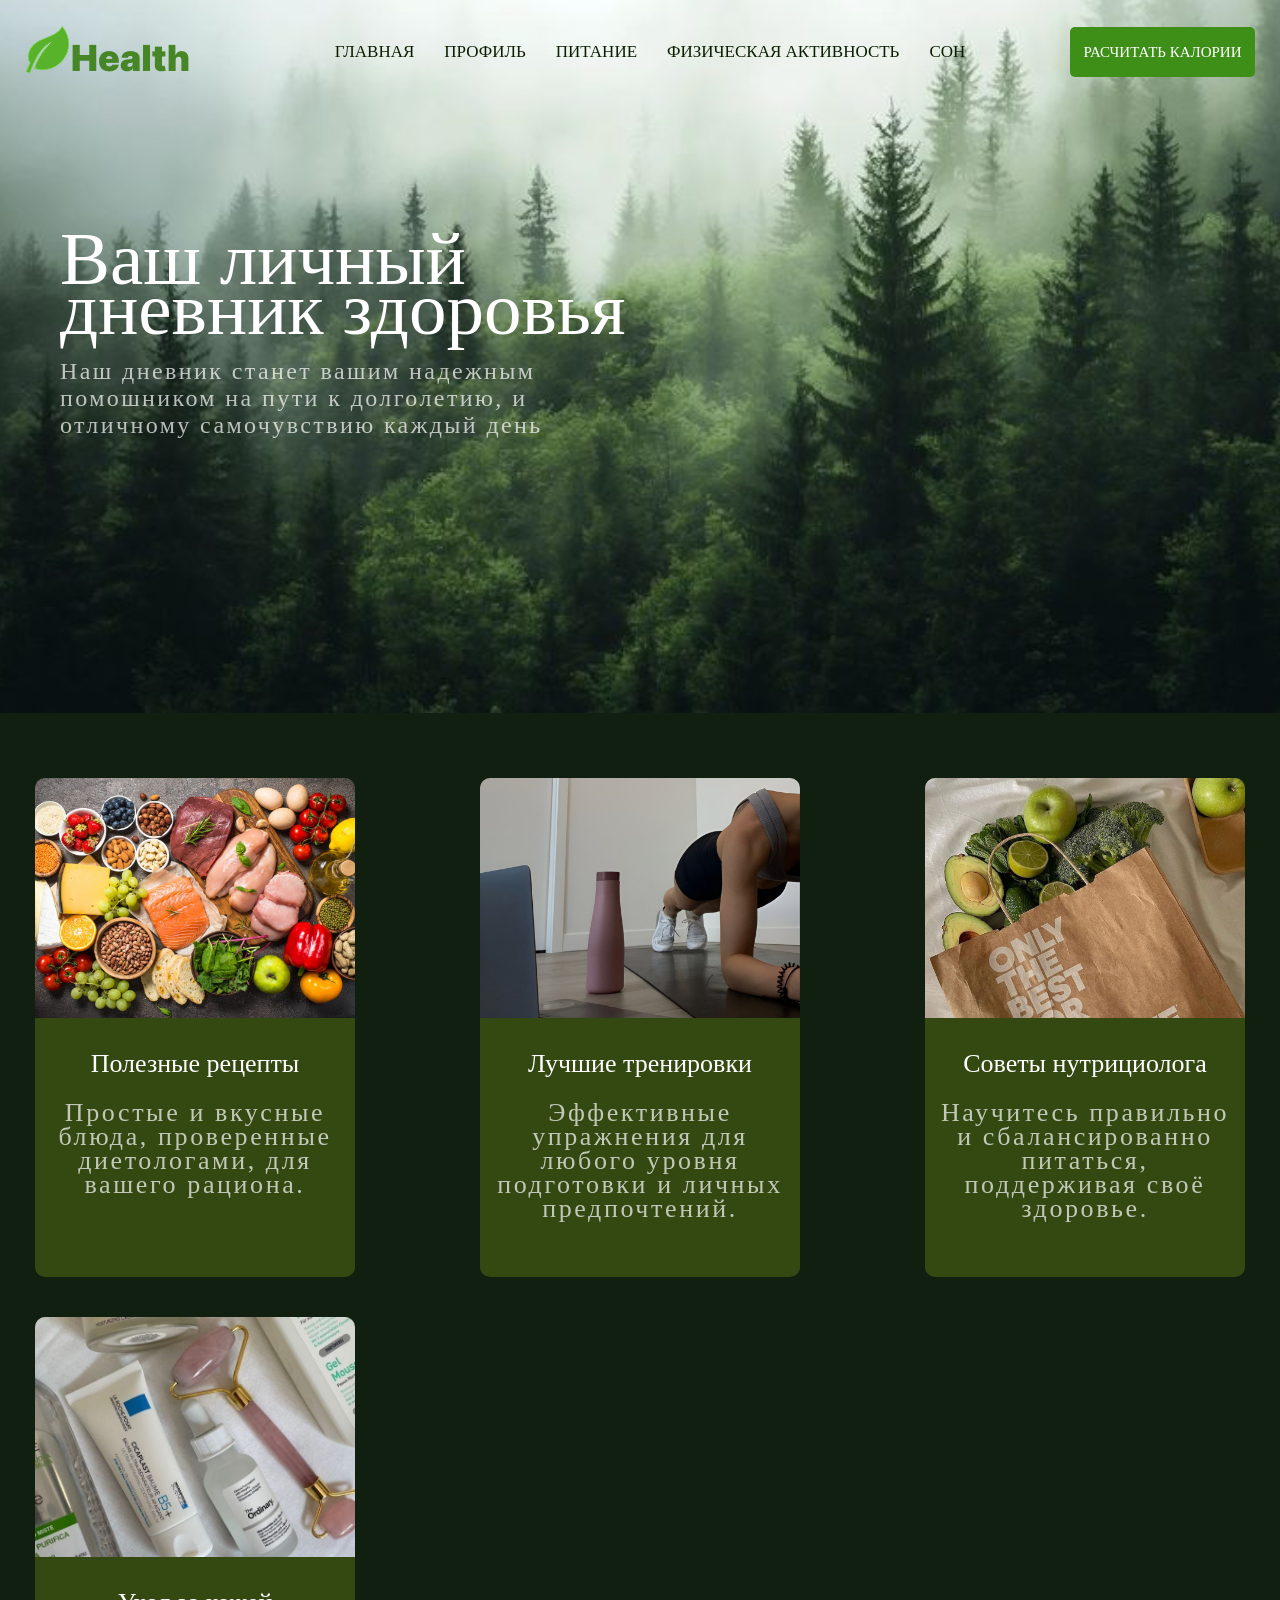
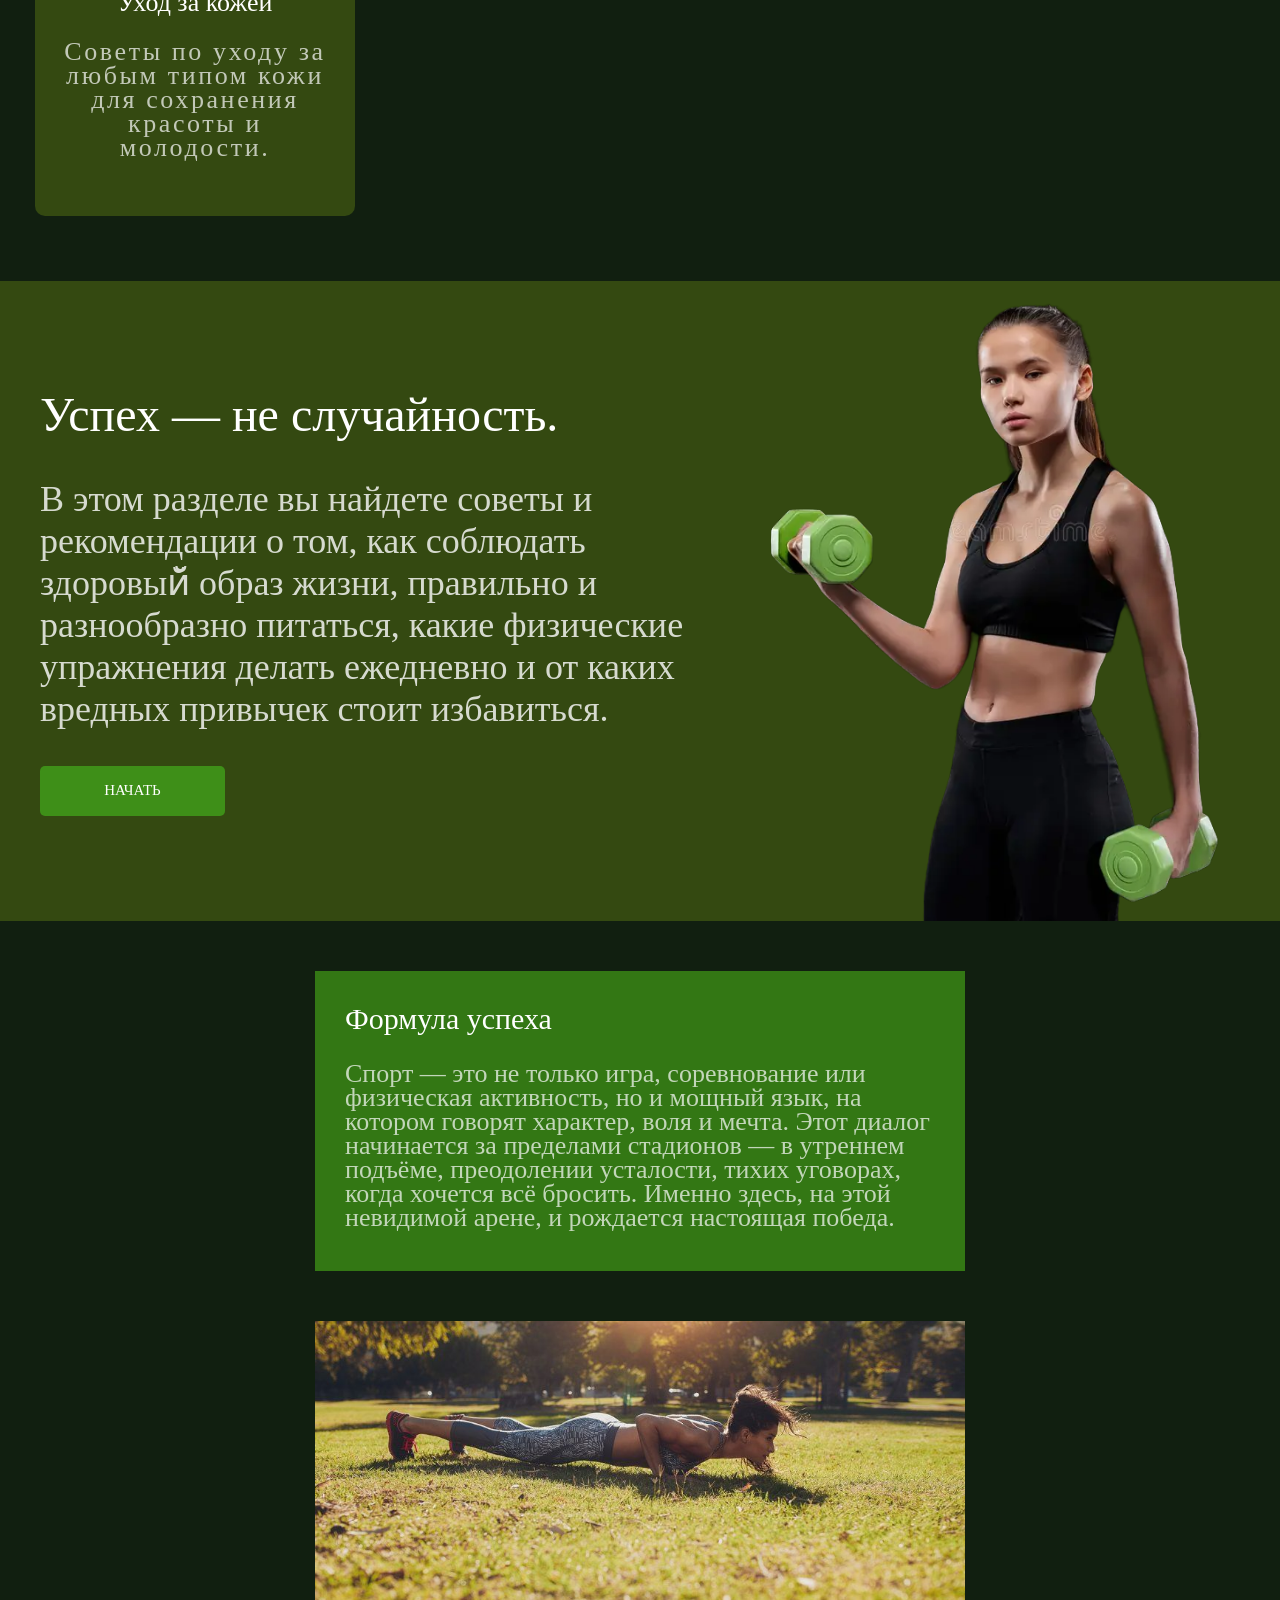
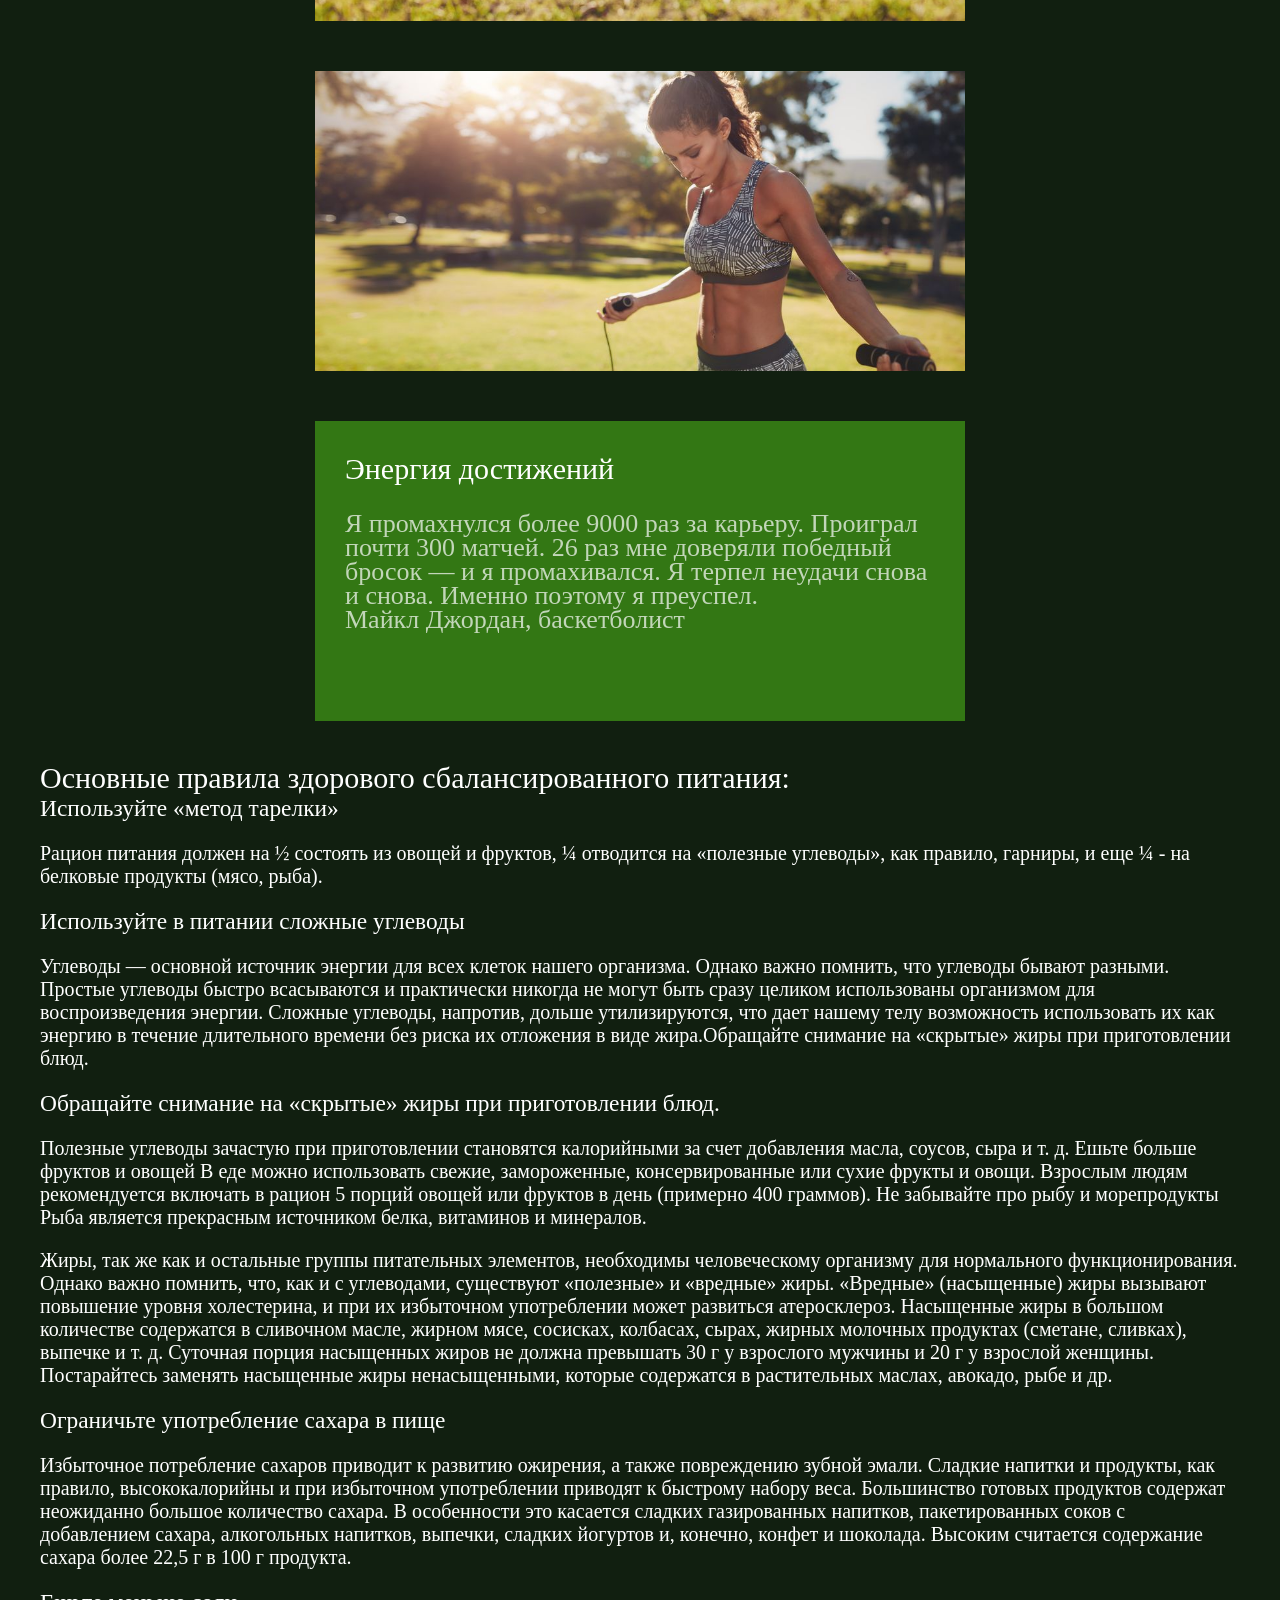
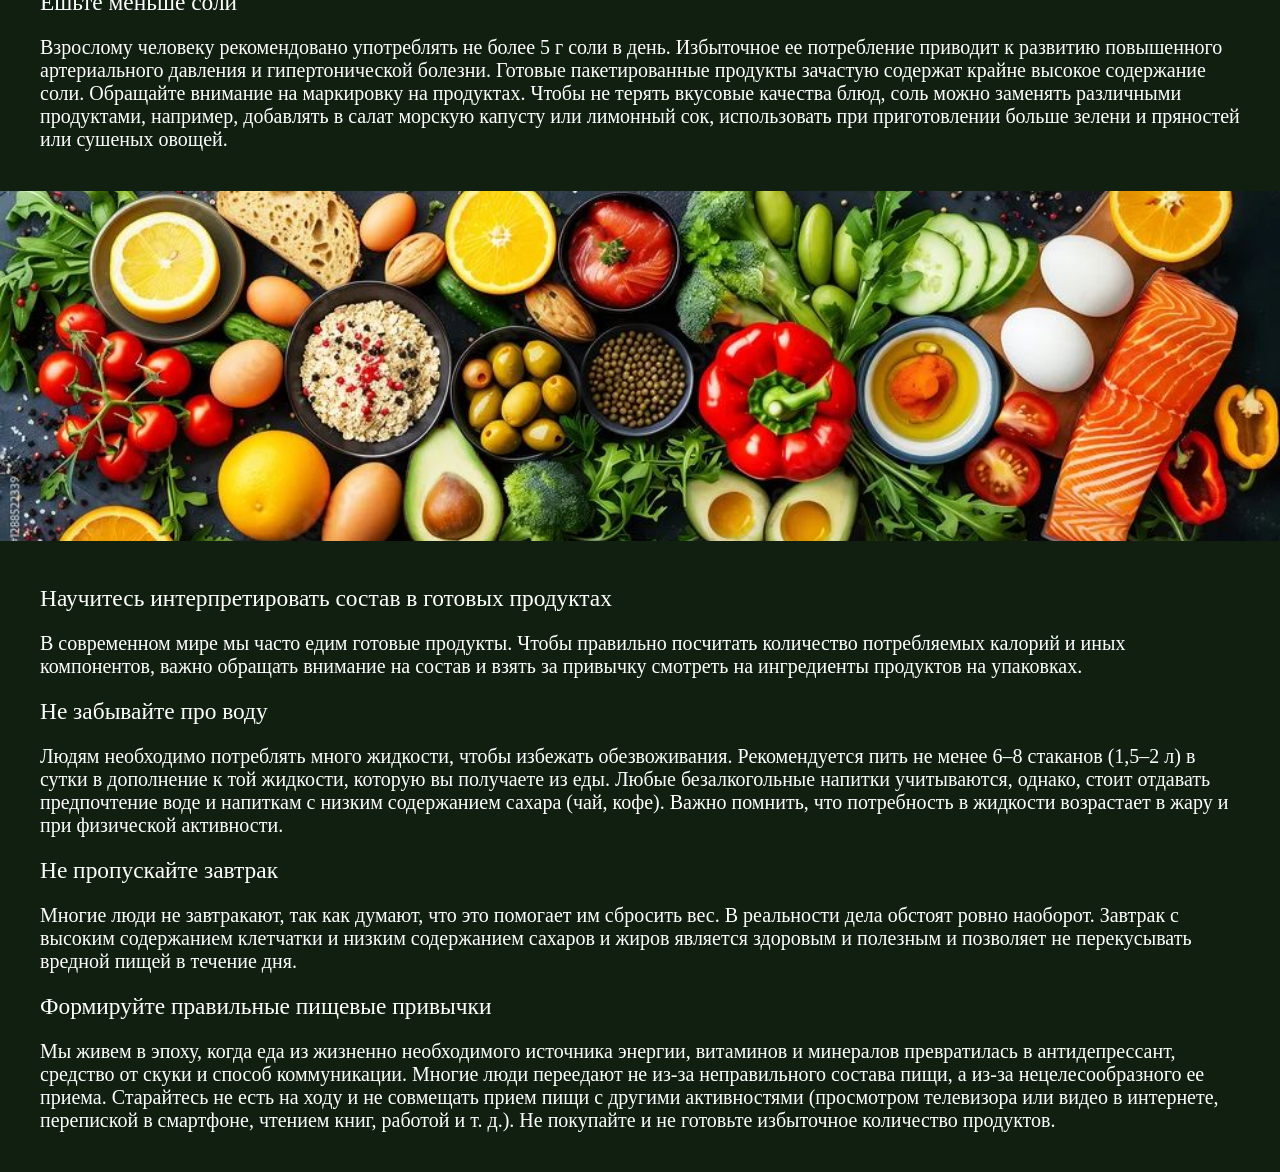
<file: index.html>
<!DOCTYPE html>
<html lang="en">
<head>
    <meta charset="UTF-8">
    <meta name="viewport" content="width=device-width, initial-scale=1.0">
    <title>Document</title>
    <link rel="stylesheet" href="css/glawn.css">
</head>
<body>
    <header class="header">
        <div class="conteiner header_conteiner">
            <img src="img\logo.png" alt="логотип" class="header_logo"> 
        
            <naw class="header_naw">
                <ul class="header_list">
                    <li><a href="#">Главная</a></li>
                    <li><a href="./profel.html">Профиль</a></li>
                    <li><a href="#food">Питание</a></li>
                    <li><a href="#">Физическая активность</a></li>
                    <li><a href="#">Сон</a></li>
                </ul>
            </naw>
            <a href="./kalkulator.html" class="btn">Расчитать калории</a>
        </div>
    </header>  
   
   
    <main class="main">
       
       
       
        <section class="welcome">
            <div class="container">
                <div class="welcome__text">
                    <h1 class="welcome__title">Ваш личный дневник здоровья</h1>
                    <p class="welcome__desc">Наш дневник станет вашим надежным помошником на пути к долголетию,
                     и отличному самочувствию каждый день</p>
                </div>
            </div>
        </section>



<section class="sport-list">
    <div class="container">
        <div class="sport-list__card">
            <img src="./img/food__listonejpg.jpg" alt="" class="sport-list__img">
            <div class="sport-list__text">
                <h4 class="sport-list__title">Полезные рецепты</h4>
                <p class="sport-list__desk"> Простые и вкусные блюда, проверенные диетологами, для вашего рациона.</p></div>
        </div>

        <div class="sport-list__card">
            <img src="./img/foodlist__two.jpg" alt="" class="sport-list__img">
            <div class="sport-list__text">
                <h4 class="sport-list__title">Лучшие тренировки</h4>
                <p class="sport-list__desk"> Эффективные упражнения для любого уровня подготовки и личных предпочтений.</p></div>
        </div>

        <div class="sport-list__card">
            <img src="./img/foodlist__six.jpg" alt="" class="sport-list__img">
            <div class="sport-list__text">
                <h4 class="sport-list__title">Советы нутрициолога</h4>
                <p class="sport-list__desk"> Научитесь правильно и сбалансированно питаться, поддерживая своё здоровье.</p></div>
        </div>

        <div class="sport-list__card">
            <img src="./img/foodlist__four.jpg" alt="" class="sport-list__img">
            <div class="sport-list__text">
                <h4 class="sport-list__title">Уход за кожей</h4>
                <p class="sport-list__desk"> Советы по уходу за любым типом кожи для сохранения красоты и молодости.</p></div>
        </div>
    </div>
</section> 



<section class="order">
    <div class="container">
        <div class="order__text">
            <h3 class="order__title">Успех — не случайность.</h3>
            <p class="order__desc">В этом разделе вы найдете советы и рекомендации о том, как соблюдать здоровый̆ образ жизни, правильно и разнообразно питаться, какие физические упражнения делать ежедневно и от каких вредных привычек стоит избавиться.</p>
            <a href="#" class="btn">Начать</a>
        </div>
        
        <img src="./img/girl.png" alt="" class="order_img">
    </div>
</section>


        <section class=”motiv”>
            <div class="container_motiv">
                <div class="motiv__card card-queen">
                    <h4 class="motiv__title">Формула успеха</h4>
                    <p class="motiv__desc">Спорт — это не только игра, соревнование или физическая активность, но и мощный язык, на котором говорят характер, воля и мечта. Этот диалог начинается за пределами стадионов — в  утреннем подъёме, преодолении усталости, тихих уговорах, когда хочется всё бросить. Именно здесь, на этой невидимой арене, и рождается настоящая победа.</p>
                </div>
                <div class="motiv__card card-king">
                    <img src="./img/motiw1.jpg" alt="" class="motiw_img" >
                </div>
                <div class="motiv__card card-left">
                    <img src="./img/motiw2.jpg" alt="" class="motiw_img">
                </div>
                <div class="motiv__card card-right">
                    <h4 class="motiv__title">Энергия достижений</h4>
                    <p class="motiv__desc">Я промахнулся более 9000 раз за карьеру. Проиграл почти 300 матчей. 26 раз мне доверяли победный бросок — и я промахивался. Я терпел неудачи снова и снова. Именно поэтому я преуспел.
                    <br>Майкл Джордан, баскетболист</p>
                </div>
            </div>
        </section>
    <section class="article">
        <div class="art__textone">
            <h2 id="food">Основные правила здорового сбалансированного питания:</h2>
            <h3>Используйте «метод тарелки»</h3>
            <p>Рацион питания должен на ½ состоять из овощей и фруктов, ¼ отводится на «полезные углеводы», как правило, гарниры, и еще ¼ - на белковые продукты (мясо, рыба).</p>
            <h3>Используйте в питании сложные углеводы</h3>
            <p>Углеводы — основной источник энергии для всех клеток нашего организма. Однако важно помнить, что углеводы бывают разными. Простые углеводы  быстро всасываются и практически никогда не могут быть сразу целиком использованы организмом для воспроизведения энергии. Сложные углеводы, напротив, дольше утилизируются, что дает нашему телу возможность использовать их как энергию в течение длительного времени без риска их отложения в виде жира.Обращайте снимание на «скрытые» жиры при приготовлении блюд. </p>
            <h3>Обращайте снимание на «скрытые» жиры при приготовлении блюд.</h3>
            <p>Полезные углеводы зачастую при приготовлении становятся калорийными за счет добавления масла, соусов, сыра и т. д.
            Ешьте больше фруктов и овощей
            В еде можно использовать свежие, замороженные, консервированные или сухие фрукты и овощи. Взрослым людям рекомендуется включать в рацион 5 порций овощей или фруктов в день (примерно 400 граммов).
            Не забывайте про рыбу и морепродукты
            Рыба является прекрасным источником белка, витаминов и минералов. </p>
            <p>Жиры, так же как и остальные группы питательных элементов, необходимы человеческому организму для нормального функционирования. Однако важно помнить, что, как и с углеводами, существуют «полезные» и «вредные» жиры. «Вредные» (насыщенные) жиры вызывают повышение уровня холестерина, и при их избыточном употреблении может развиться атеросклероз. Насыщенные жиры в большом количестве содержатся в сливочном масле, жирном мясе, сосисках, колбасах, сырах, жирных молочных продуктах (сметане, сливках), выпечке и т. д. Суточная порция насыщенных жиров не должна превышать 30 г у взрослого мужчины и 20 г у взрослой женщины. Постарайтесь заменять насыщенные жиры ненасыщенными, которые содержатся в растительных маслах, авокадо, рыбе и др.</p>
            <h3>Ограничьте употребление сахара в пище</h3>
            <p>Избыточное потребление сахаров приводит к развитию ожирения, а также повреждению зубной эмали. Сладкие напитки и продукты, как правило, высококалорийны и при избыточном употреблении приводят к быстрому набору веса. Большинство готовых продуктов содержат неожиданно большое количество сахара. В особенности это касается сладких газированных напитков, пакетированных соков с добавлением сахара, алкогольных напитков, выпечки, сладких йогуртов и, конечно, конфет и шоколада. Высоким считается содержание сахара более 22,5 г в 100 г продукта.</p>
            <h3>Ешьте меньше соли</h3>
            <p>Взрослому человеку рекомендовано употреблять не более 5 г соли в день. Избыточное ее потребление приводит к развитию повышенного артериального давления и гипертонической болезни. Готовые пакетированные продукты зачастую содержат крайне высокое содержание соли. Обращайте внимание на маркировку на продуктах. Чтобы не терять вкусовые качества блюд, соль можно заменять различными продуктами, например, добавлять в салат морскую капусту или лимонный сок, использовать при приготовлении больше зелени и пряностей или сушеных овощей.</p>
        </div>
        <div class="artikl__img">
            <img src="./img/food-line.jpg" alt="" class="art__img">
        </div>

        <div class="art__texttwo">
            <h3>Научитесь интерпретировать состав в готовых продуктах</h3>
            <p>В современном мире мы часто едим готовые продукты. Чтобы правильно посчитать количество потребляемых калорий и иных компонентов, важно обращать внимание на состав и взять за привычку смотреть на ингредиенты продуктов на упаковках.</p>
            <h3>Не забывайте про воду</h3>
            <p>Людям необходимо потреблять много жидкости, чтобы избежать обезвоживания. Рекомендуется пить не менее 6–8 стаканов (1,5–2 л) в сутки в дополнение к той жидкости, которую вы получаете из еды. Любые безалкогольные напитки учитываются, однако, стоит отдавать предпочтение воде и напиткам с низким содержанием сахара (чай, кофе). Важно помнить, что потребность в жидкости возрастает в жару и при физической активности.</p>
            <h3>Не пропускайте завтрак</h3>
            <p>Многие люди не завтракают, так как думают, что это помогает им сбросить вес. В реальности дела обстоят ровно наоборот. Завтрак с высоким содержанием клетчатки и низким содержанием сахаров и жиров является здоровым и полезным и позволяет не перекусывать вредной пищей в течение дня.</p>
            <h3>Формируйте правильные пищевые привычки</h3>
            <p>Мы живем в эпоху, когда еда из жизненно необходимого источника энергии, витаминов и минералов превратилась в антидепрессант, средство от скуки и способ коммуникации. Многие люди переедают не из-за неправильного состава пищи, а из-за нецелесообразного ее приема. Старайтесь не есть на ходу и не совмещать прием пищи с другими активностями (просмотром телевизора или видео в интернете, перепиской в смартфоне, чтением книг, работой и т. д.). Не покупайте и не готовьте избыточное количество продуктов.</p>
        </div>
    </section>
    </main>
</body>
</html>
<!-- 


 -->
</file>
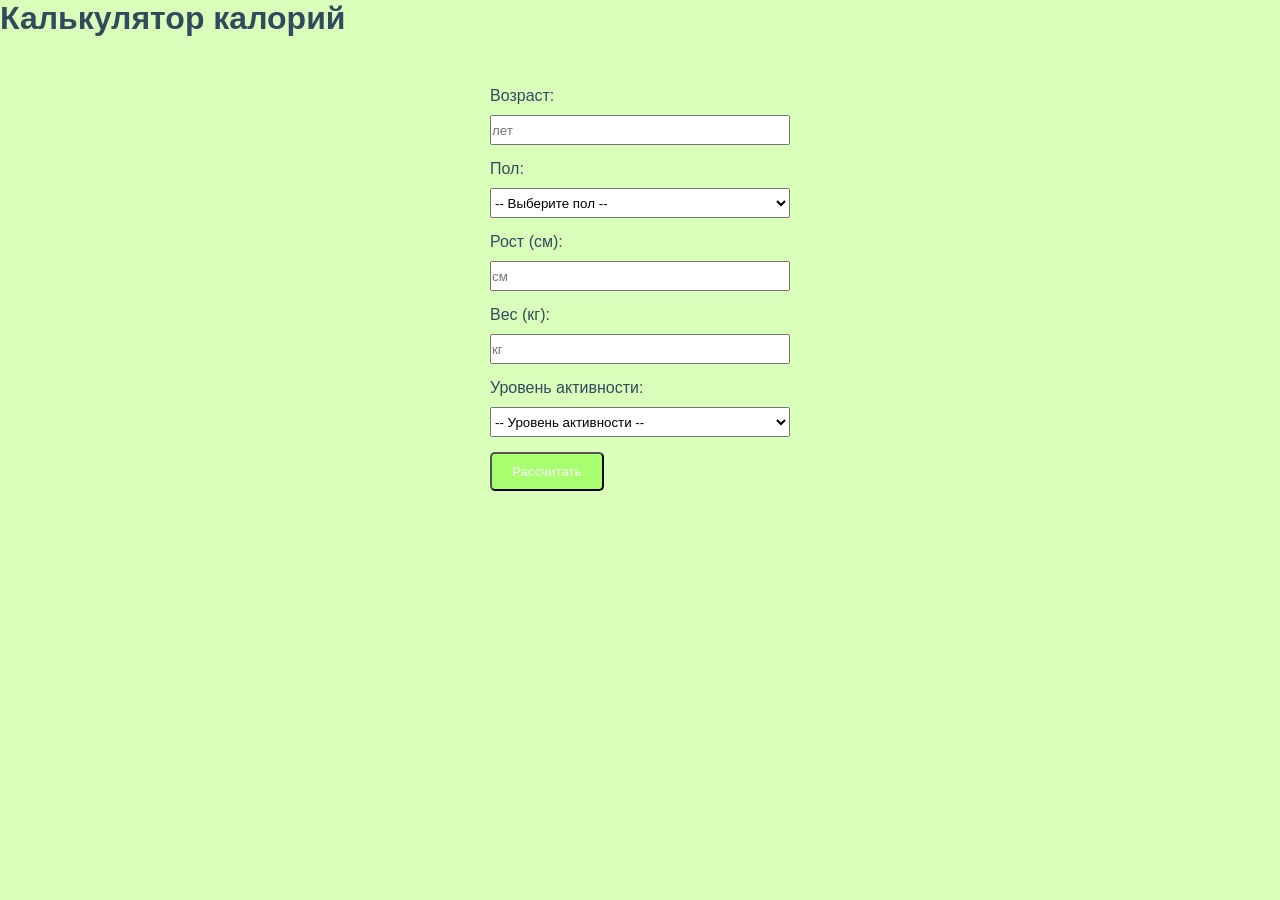
<file: kalkulator.html>
<!DOCTYPE html>
<html lang="en">
<head>
    <meta charset="UTF-8">
    <meta name="viewport" content="width=device-width, initial-scale=1.0">
    <title>Калькулятор калорий</title>
    <link rel="stylesheet" href="./css/kalk.css">
    <style>
        body { font-family: Arial, Helvetica, sans-serif; }
        form { width: 300px; margin: 50px auto; }
        label { display: block; margin-bottom: 10px; }
        input[type="number"], select { width: 100%; height: 30px; margin-bottom: 15px; }
        button { background-color:  rgba(168, 255, 111, 1); color: #ffffff; padding: 10px 20px; border-radius: 5px; cursor: pointer; }
        .result { margin-top: 20px; font-size: 18px; }
    </style>
</head>
<body>

<h1>Калькулятор калорий</h1>

<form id="calorieCalculatorForm">
    <label for="age">Возраст:</label>
    <input type="number" id="age" placeholder="лет" required />

    <label for="gender">Пол:</label>
    <select id="gender" required>
        <option value="">-- Выберите пол --</option>
        <option value="male">Мужской</option>
        <option value="female">Женский</option>
    </select>

    <label for="height">Рост (см):</label>
    <input type="number" id="height" placeholder="см" required />

    <label for="weight">Вес (кг):</label>
    <input type="number" id="weight" placeholder="кг" required />

    <label for="activityLevel">Уровень активности:</label>
    <select id="activityLevel" required>
        <option value="">-- Уровень активности --</option>
        <option value="sedentary">Низкая активность (сидячий образ жизни)</option>
        <option value="lightlyActive">Легкая активность (умеренная нагрузка 1-3 раза в неделю)</option>
        <option value="moderatelyActive">Средняя активность (регулярные занятия 3-5 раз в неделю)</option>
        <option value="veryActive">Высокая активность (ежедневные интенсивные тренировки)</option>
    </select>

    <button type="submit">Рассчитать</button>
</form>

<div class="result" id="result"></div>

<script src="calculator.js"></script>

</body>
</html>
</file>
<file: css/glawn.css>
/*Общие стили*/
body {
color: #fff;
background-color: rgba(17, 31, 16, 1);
margin: 0;
}
a {
color: #0b1e00;
text-decoration: none;
font-size: 17px;
text-transform: uppercase;
}
ul {
list-style: none;
padding: none;
margin: none;
}
h1, h2, h3, h4, h5, h6 {
    font-weight: 500;
    margin: 0;
    padding: 0;
}

.continer {
    max-width: 1190px;
    margin: 0 auto;
    
}
.btn {
    display: flex;
    align-items: center;
    justify-content: center;

    font-weight: 500;
    text-transform: uppercase;
    font-size: 15px;
    color: #fff;

    height: 50px;
    width: 185px;
    border-radius: 5px;
    background-color: rgb(62, 143, 24);
    transition: opacity 0.3s;
}
.btn:hover {
    opacity: 0.8;
}

img {
    max-width: 100%;
}
p + p {
    margin-top: 15px;
}
/*шапка*/
.header {
padding: 25px 25px;

}
header .conteiner {
    display: flex;
    justify-content: space-between;
    align-items: center;
}
.header_list {
    display: flex;
    gap: 30px;
}
.header_nav a {
    opacity: 1;
}
.header_nav a:hover {
    opacity: 0.8;
}
/* приветственная секция */
.welcome__title {
    font-size: 75px;
    line-height: 50px;
    
}
.welcome__desc {
    font-size: 24px;
    opacity: 0.7;
    letter-spacing: 0.1em;

}


.welcome__text {
    width: 600px;
    margin-left: 60px;
}
.welcome {
    background-image: url("/img/fon.jpg");
    background-repeat: no-repeat;
    background-size: cover;
    background-position: center;
    padding: 250px 0;
    margin-top: -120px;
    box-sizing: border-box; 
    min-width: 100vh;
}
/* спорт лист */
.sport-list__card {
    width: 320px;
    background: rgba(52, 73, 17, 1);
    border-radius: 10px;
    overflow: hidden;
    text-align: center;
}
.sport-list__img {
    width: 100%;
    height: 240px;
    object-fit: cover;
   
}
.sport-list .container {
    display: flex; 
    justify-content: space-between;
    flex-wrap: wrap;
    gap: 40px 10px;
    margin: 35px;
}
.sport-list__title {
    font-weight: 500;
    font-size: 26px;
    line-height: 23px;
}
.sport-list__desk {
    font-weight: 400;
    font-size: 26px;
    line-height: 24px;
    letter-spacing: 0.1em;
   
    opacity: 0.7;
}
.sport-list__text {
    padding: 30px 15px;
}
.sport-list {
    padding: 30px 0px;
}
/* Секция с спортсменкой */

.order {
    background: rgba(52, 73, 17, 1);
}
.order__title {
    font-size: 48px;
}
.order__desc {
    font-size: 36px;
    opacity: 0.8;
}
.order .container {
    display: flex;
    align-items: center;
   
}
.order_img {
    width: 530px;
    height: 640px;
}
    
.order__text {
    padding: 0px 40px;
}
/* мотивационная секция */

.motiv__title {
    font-size: 30px;
    line-height: 35px;
    
    
}
.motiv__desc {
    font-size: 26px;
    line-height: 24px;
    opacity: 0.7;
    
}
.card-queen {
   background: rgb(51, 119, 20);
   padding: 30px;
   
}
.motiv__card {
    width: 650px;
    height: 300px;
    box-sizing: border-box;
  
}
.card-king {
    background:rgba(39, 66, 31, 1);
} 
.card-left {
    background: rgba(39, 66, 31, 1);;
}
.card-right {
    background: rgb(51, 119, 20);
    padding: 30px;
}
.container_motiv {
    display: flex;
    flex-wrap: wrap;
    gap: 50px;
    justify-content: center;
    margin-top: 50px;
}
.motiw_img {
    width: 650px;
    height: 300px;
    object-fit: cover;
}


/*  cтатья */

.art__textone {
    font-size: 20px;
    margin: 40px;

}

.art__text .h4 {
    font-size: 30px;
    opacity: 100;
}


.art__img {
    width: 100%;
    height: 350px;
   object-fit: cover;
}
.art__texttwo {
    font-size: 20px;    
    margin: 40px;
}
</file>
<file: css/kalk.css>
* {
    margin: 0;
    padding: 0;
    box-sizing: border-box;
}

body {
    font-family: Arial, Helvetica, sans-serif;
    background-color: #daffbb;
    color: #34495e;
}

.container {
    max-width: 1200px;
    margin: auto;
    padding: 20px;
}

header {
    background-color: #2ecc71;
    color: white;
    padding: 20px 0;
}

.logo img {
    width: 50px;
    height: 50px;
    margin-right: 10px;
}

header h1 {
    text-align: center;
    display: inline-block;
    font-size: 24px;
    font-weight: bold;
}

.table-section {
    background-color: #f5f5f5;
    text-align: center;
    padding: 100px 0;
}

table {
    width: 100%;
    border-collapse: collapse;
}

th, td {
    border: 1px solid #ddd;
    padding: 8px;
    text-align: left;
}

th {
    background-color: #2ecc71;
    color: white;
}

footer {
    background-color: #34495e;
    color: white;
    text-align: center;
    padding: 20px 0;
}

.bottom-bar {
    background-color: #f5f5f5;
    padding: 20px 0;
    text-align: center;
}

.bottom-bar .container {
    display: flex;
    justify-content: space-around;
    align-items: center;
}

.bottom-bar img {
    width: 30px;
    height: 30px;
    margin-right: 10px;
}

.bottom-bar span {
    font-size: 16px;
}
</file>
